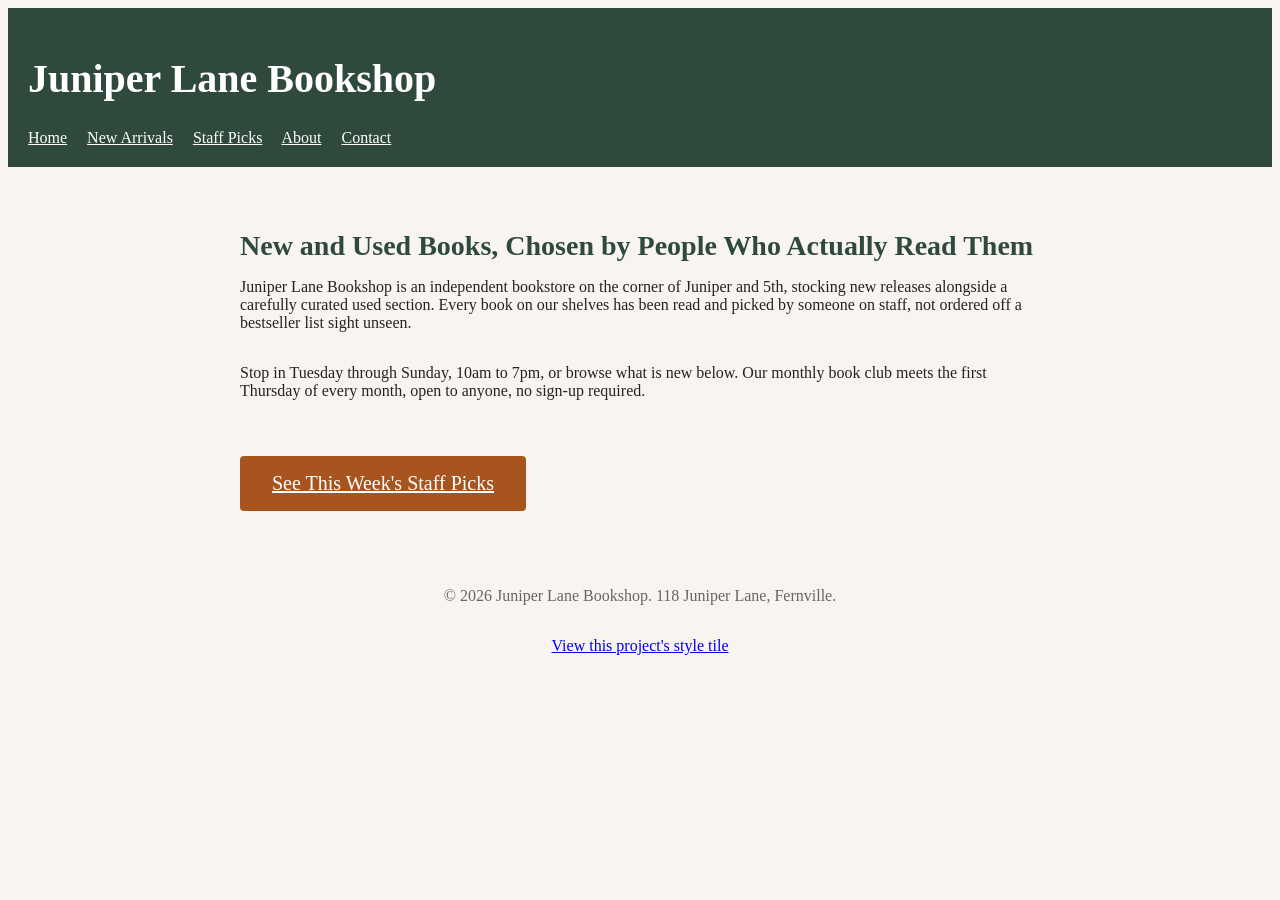
<file: index.html>
<!DOCTYPE html>
<html lang="en">
<head>
  <meta charset="UTF-8">
  <title>Juniper Lane Bookshop</title>
  <link rel="stylesheet" href="css/style.css">
</head>
<body>

  <header>
    <h1>Juniper Lane Bookshop</h1>
    <nav>
      <a href="index.html">Home</a>
      <a href="new-arrivals.html">New Arrivals</a>
      <a href="staff-picks.html">Staff Picks</a>
      <a href="about.html">About</a>
      <a href="contact.html">Contact</a>
    </nav>
  </header>

  <main>
    <h2>New and Used Books, Chosen by People Who Actually Read Them</h2>
    <p>Juniper Lane Bookshop is an independent bookstore on the corner of Juniper and 5th, stocking new releases alongside a carefully curated used section. Every book on our shelves has been read and picked by someone on staff, not ordered off a bestseller list sight unseen.</p>
    <p>Stop in Tuesday through Sunday, 10am to 7pm, or browse what is new below. Our monthly book club meets the first Thursday of every month, open to anyone, no sign-up required.</p>
    <a href="staff-picks.html"  class="cta">See This Week's Staff Picks</a>
  </main>

  <footer>
    <p>&copy; 2026 Juniper Lane Bookshop. 118 Juniper Lane, Fernville.</p>
    <p><a href="style-tile.html">View this project's style tile</a></p>
  </footer>

</body>
</html>
</file>
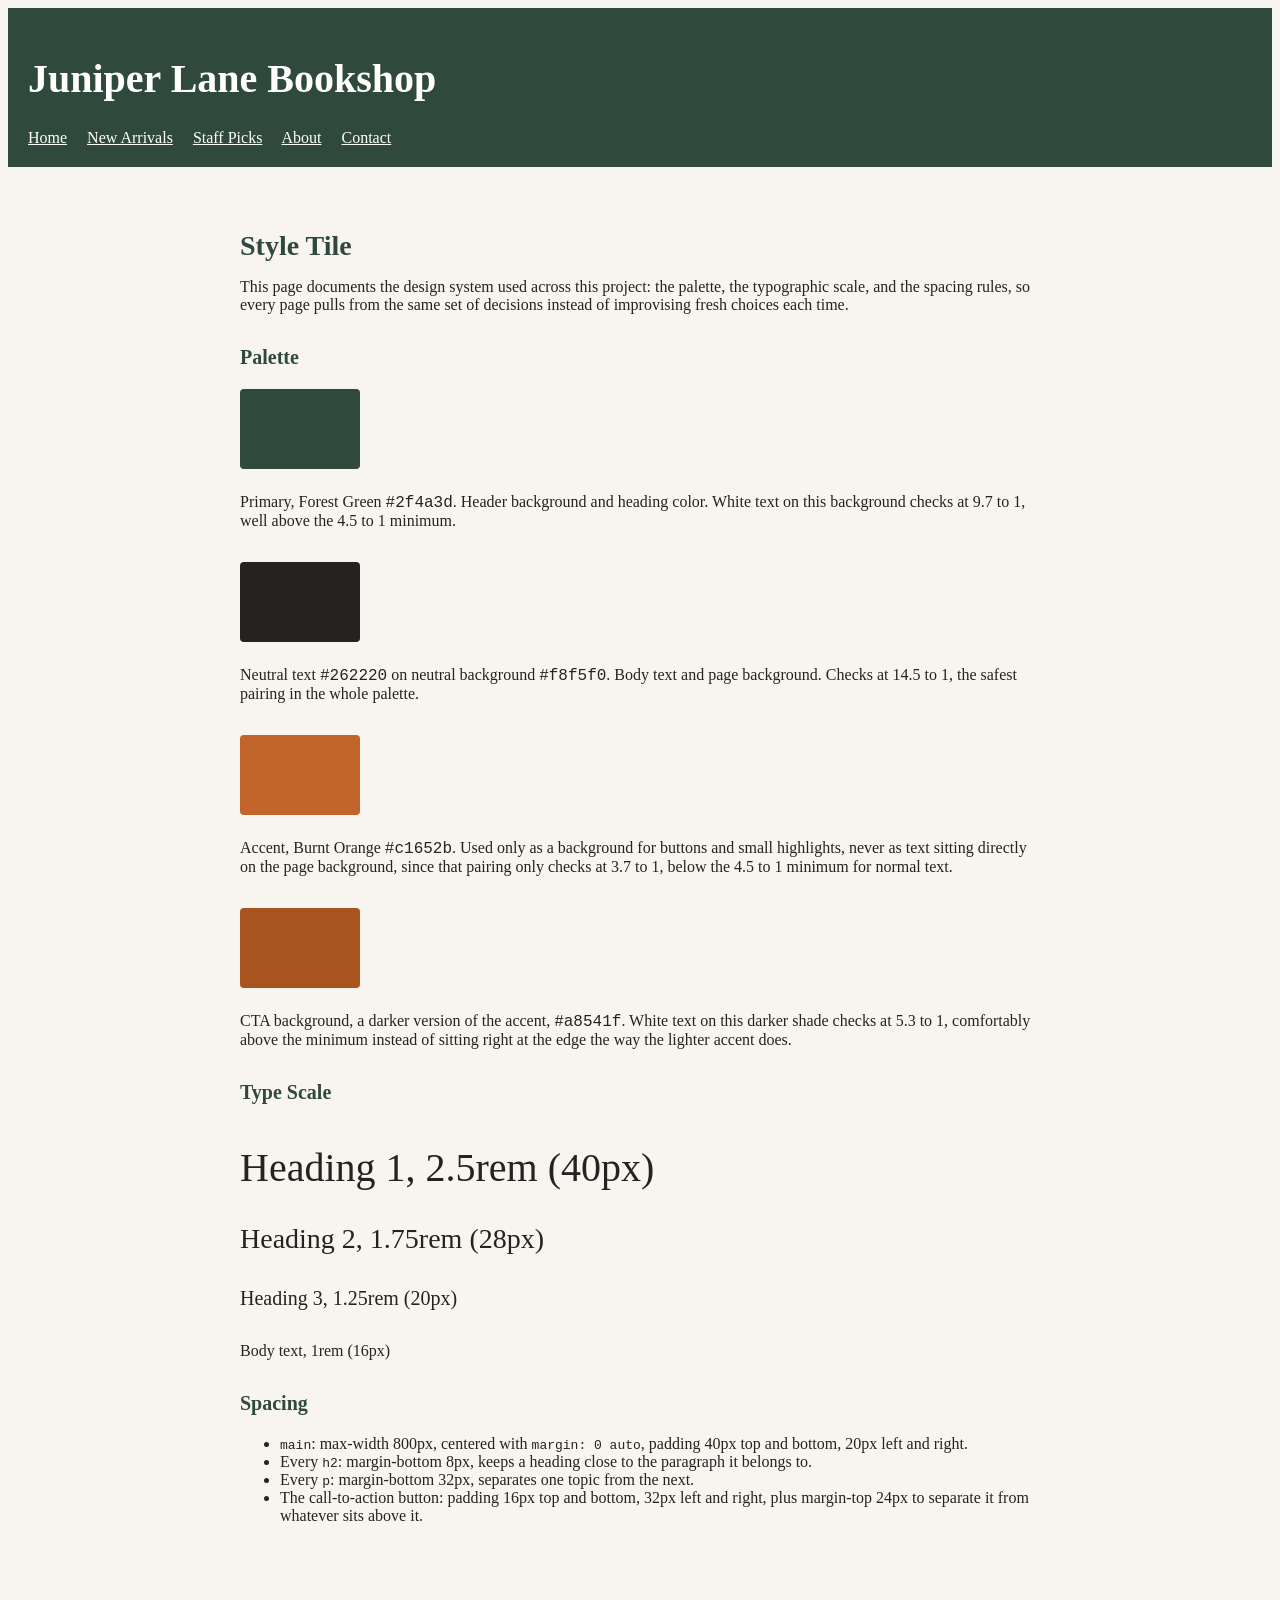
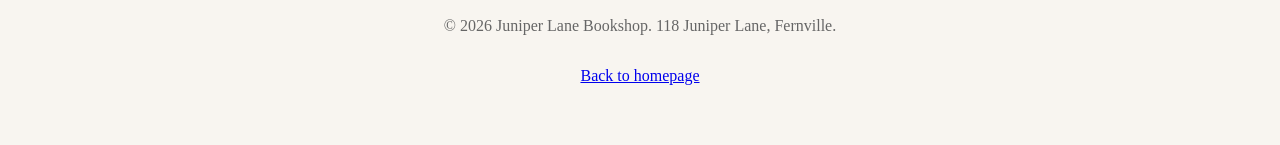
<file: style-tile.html>
<!DOCTYPE html>
<html lang="en">
<head>
  <meta charset="UTF-8">
  <title>Juniper Lane Bookshop - Style Tile</title>
  <link rel="stylesheet" href="css/style.css">
</head>
<body>

  <header>
    <h1>Juniper Lane Bookshop</h1>
    <nav>
      <a href="index.html">Home</a>
      <a href="new-arrivals.html">New Arrivals</a>
      <a href="staff-picks.html">Staff Picks</a>
      <a href="about.html">About</a>
      <a href="contact.html">Contact</a>
    </nav>
  </header>

  <main>
    <h2>Style Tile</h2>
    <p>This page documents the design system used across this project: the palette, the typographic scale, and the spacing rules, so every page pulls from the same set of decisions instead of improvising fresh choices each time.</p>

    <h3>Palette</h3>
    <div class="swatch swatch-primary"></div>
    <p>Primary, Forest Green <code>#2f4a3d</code>. Header background and heading color. White text on this background checks at 9.7 to 1, well above the 4.5 to 1 minimum.</p>

    <div class="swatch swatch-neutral"></div>
    <p>Neutral text <code>#262220</code> on neutral background <code>#f8f5f0</code>. Body text and page background. Checks at 14.5 to 1, the safest pairing in the whole palette.</p>

    <div class="swatch swatch-accent"></div>
    <p>Accent, Burnt Orange <code>#c1652b</code>. Used only as a background for buttons and small highlights, never as text sitting directly on the page background, since that pairing only checks at 3.7 to 1, below the 4.5 to 1 minimum for normal text.</p>

    <div class="swatch swatch-cta"></div>
    <p>CTA background, a darker version of the accent, <code>#a8541f</code>. White text on this darker shade checks at 5.3 to 1, comfortably above the minimum instead of sitting right at the edge the way the lighter accent does.</p>

    <h3>Type Scale</h3>
    <p class="type-sample-h1">Heading 1, 2.5rem (40px)</p>
    <p class="type-sample-h2">Heading 2, 1.75rem (28px)</p>
    <p class="type-sample-h3">Heading 3, 1.25rem (20px)</p>
    <p class="type-sample-body">Body text, 1rem (16px)</p>

    <h3>Spacing</h3>
    <ul>
      <li><code>main</code>: max-width 800px, centered with <code>margin: 0 auto</code>, padding 40px top and bottom, 20px left and right.</li>
      <li>Every <code>h2</code>: margin-bottom 8px, keeps a heading close to the paragraph it belongs to.</li>
      <li>Every <code>p</code>: margin-bottom 32px, separates one topic from the next.</li>
      <li>The call-to-action button: padding 16px top and bottom, 32px left and right, plus margin-top 24px to separate it from whatever sits above it.</li>
    </ul>
  </main>

  <footer>
    <p>&copy; 2026 Juniper Lane Bookshop. 118 Juniper Lane, Fernville.</p>
    <p><a href="index.html">Back to homepage</a></p>
  </footer>

</body>
</html>
</file>
<file: css/style.css>
body {
  font-family: Georgia, serif;
  color: #262220;
  background-color: #f8f5f0;
}

header {
  background-color: #2f4a3d;
  color: #ffffff;
  padding: 20px;
}

header nav a {
  color: #ffffff;
  margin-right: 16px;
}

h1 {
  font-size: 2.5rem;
}

h2 {
  font-size: 1.75rem;
  color: #2f4a3d;
}

h3 {
  font-size: 1.25rem;
  color: #2f4a3d;
}

p {
  font-size: 1rem;
}

main {
  max-width: 800px;
  margin: 0 auto;
  padding: 40px 20px;
}

h2 {
  margin-bottom: 8px;
}

p {
  margin-bottom: 32px;
}

footer {
  text-align: center;
  font-size: 0.875rem;
  color: #666666;
  padding: 20px;
}

.cta {
  display: inline-block;
  background-color: #a8541f;
  color: #ffffff;
  font-size: 1.25rem;
  padding: 16px 32px;
  border-radius: 4px;
  margin-top: 24px;
}

.swatch {
  display: inline-block;
  width: 120px;
  height: 80px;
  margin-bottom: 8px;
  border-radius: 4px;
  vertical-align: top;
}

.swatch-primary { background-color: #2f4a3d; }
.swatch-neutral { background-color: #262220; }
.swatch-accent { background-color: #c1652b; }
.swatch-cta { background-color: #a8541f; }

.type-sample-h1 { font-size: 2.5rem; }
.type-sample-h2 { font-size: 1.75rem; }
.type-sample-h3 { font-size: 1.25rem; }
.type-sample-body { font-size: 1rem; }
</file>
